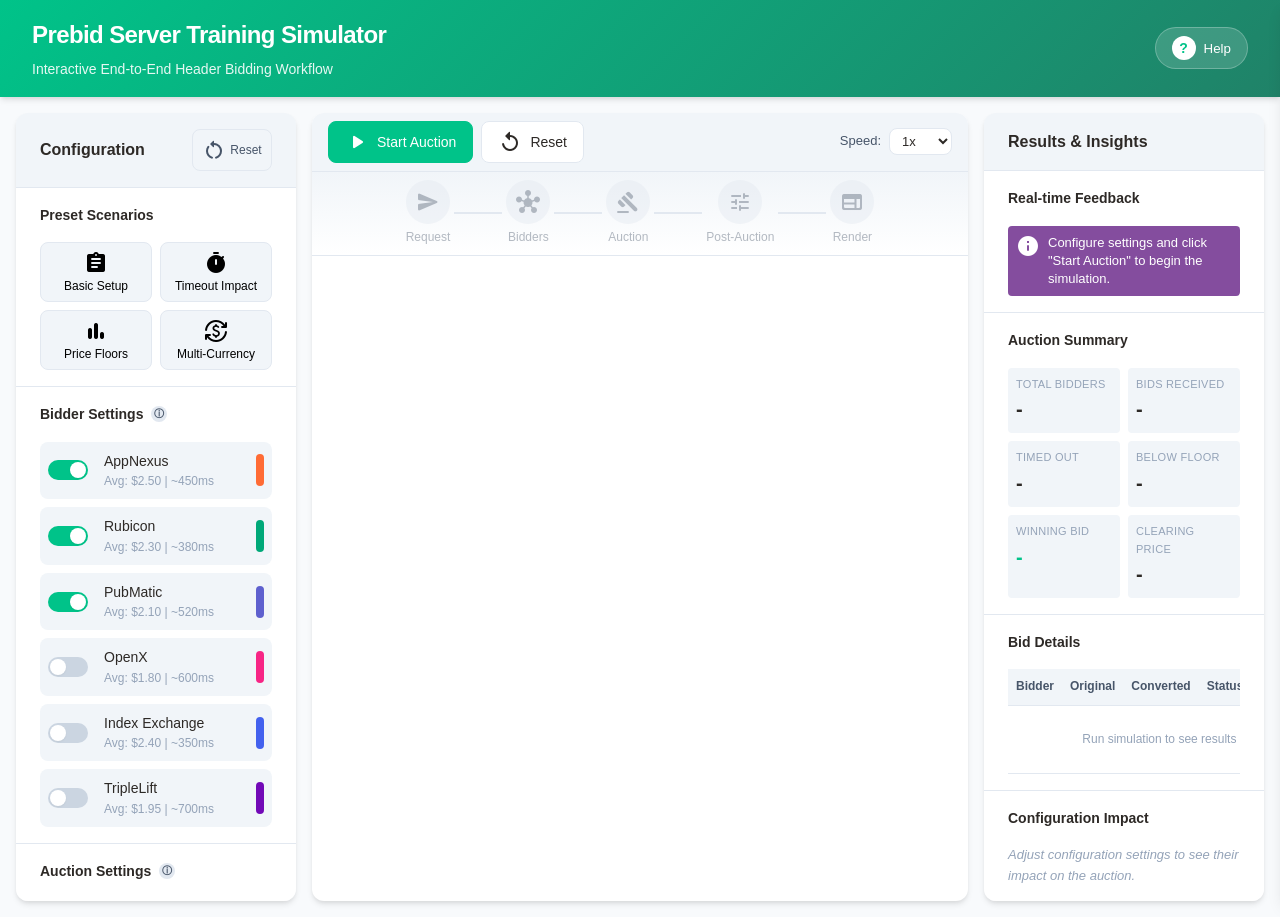
<file: index.html>
<!DOCTYPE html>
<html lang="en">

<head>
    <meta charset="UTF-8">
    <meta name="viewport" content="width=device-width, initial-scale=1.0">
    <title>Prebid Server Training Simulator</title>
    <link rel="stylesheet" href="styles.css">
    <link rel="stylesheet" href="https://fonts.googleapis.com/icon?family=Material+Icons+Round">
</head>

<body>
    <!-- ============================================
         HEADER SECTION
         ============================================ -->
    <header class="main-header">
        <div class="header-content">
            <h1>Prebid Server Training Simulator</h1>
            <p class="header-subtitle">Interactive End-to-End Header Bidding Workflow</p>
        </div>
        <button class="help-toggle" id="helpToggle" aria-label="Toggle help panel">
            <span class="help-icon">?</span>
            <span class="help-text">Help</span>
        </button>
    </header>

    <!-- ============================================
         MAIN APPLICATION CONTAINER
         ============================================ -->
    <div class="app-container">

        <!-- ============================================
             HELP SIDEBAR
             ============================================ -->
        <aside class="help-sidebar" id="helpSidebar">
            <div class="help-header">
                <h2>Prebid Server Concepts</h2>
                <button class="close-help" id="closeHelp" aria-label="Close help panel">&times;</button>
            </div>
            <div class="help-content">
                <section class="help-section">
                    <h3>What is Prebid Server?</h3>
                    <p>Prebid Server is an open-source solution for server-to-server header bidding. It moves the
                        auction logic from the browser to a server, reducing page latency and enabling more demand
                        sources.</p>
                </section>

                <section class="help-section">
                    <h3>Key Terms</h3>
                    <dl class="glossary">
                        <dt>Header Bidding</dt>
                        <dd>An advanced programmatic technique where publishers offer inventory to multiple ad exchanges
                            simultaneously before making calls to their ad servers.</dd>

                        <dt>SSP (Supply-Side Platform)</dt>
                        <dd>Technology platform that enables publishers to manage, sell, and optimize their available ad
                            inventory.</dd>

                        <dt>OpenRTB</dt>
                        <dd>Open Real-Time Bidding protocol - an industry standard for programmatic advertising
                            communication between buyers and sellers.</dd>

                        <dt>Price Granularity</dt>
                        <dd>Determines how bid prices are rounded into price buckets for targeting in the ad server.
                        </dd>

                        <dt>Bid Adapter</dt>
                        <dd>Code that translates Prebid's internal auction format into a bidder's specific API format.
                        </dd>

                        <dt>Floor Price</dt>
                        <dd>The minimum price a publisher will accept for an ad impression.</dd>

                        <dt>First-Price Auction</dt>
                        <dd>Winner pays exactly what they bid.</dd>

                        <dt>Second-Price Auction</dt>
                        <dd>Winner pays $0.01 more than the second-highest bid.</dd>
                    </dl>
                </section>

                <section class="help-section">
                    <h3>Workflow Phases</h3>
                    <ol class="phase-list">
                        <li><strong>Request Initiation:</strong> Publisher page constructs and sends ad request</li>
                        <li><strong>Bidder Adapters:</strong> Request is transformed for each enabled bidder</li>
                        <li><strong>Auction:</strong> Bids are collected and evaluated</li>
                        <li><strong>Post-Auction:</strong> Floors enforced, currency converted, winner selected</li>
                        <li><strong>Rendering:</strong> Winning creative is displayed</li>
                    </ol>
                </section>

                <section class="help-section">
                    <h3>Bid Request</h3>
                    <p>A <strong>bid request</strong> is an OpenRTB-formatted message sent by Prebid Server to each
                        demand partner. It describes the ad opportunity in a standardised way so any compliant
                        bidder can respond.</p>
                    <dl class="glossary">
                        <dt>imp</dt>
                        <dd>Impression object — describes the ad slot (size, format, floor price) that the bidder is
                            being asked to fill.</dd>
                        <dt>tmax</dt>
                        <dd>Maximum response time in milliseconds. Bidders that don't reply within this window are
                            excluded from the auction entirely.</dd>
                        <dt>bidfloor</dt>
                        <dd>The minimum CPM the publisher will accept. Any bid below this value is rejected before
                            the auction even begins.</dd>
                        <dt>ext.prebid</dt>
                        <dd>Prebid-specific extensions — carries targeting config, price granularity, enabled bidder
                            list, and feature flags to the server.</dd>
                    </dl>
                </section>

                <section class="help-section">
                    <h3>Bid Response</h3>
                    <p>A <strong>bid response</strong> is the OpenRTB reply a demand partner sends back to Prebid
                        Server. It contains the price the buyer is willing to pay and the creative that will render
                        if the bid wins.</p>
                    <dl class="glossary">
                        <dt>seatbid</dt>
                        <dd>Bids grouped by buyer seat (DSP or SSP account). Each seat can submit one or more bids
                            against the impression objects in the request.</dd>
                        <dt>price</dt>
                        <dd>The CPM the bidder is willing to pay. PBS compares this against the floor price and all
                            other seat bids to determine the winner.</dd>
                        <dt>adm</dt>
                        <dd>Ad markup — the HTML, JavaScript, or VAST XML that gets rendered in the browser when
                            this bid wins. Typically retrieved from Prebid Cache at render time.</dd>
                        <dt>ext.prebid.targeting</dt>
                        <dd>Key-value pairs (e.g. <code>hb_pb</code>, <code>hb_bidder</code>) sent to the ad
                            server so it can identify and load the winning creative.</dd>
                        <dt>ext.prebid.cache</dt>
                        <dd>Cache entry URL where the creative is stored. The ad server calls this URL at
                            impression time to retrieve the actual ad markup.</dd>
                    </dl>
                </section>

                <section class="help-section">
                    <h3>S2S Configuration</h3>
                    <p>The <strong>s2sConfig</strong> object tells Prebid.js how to hand off auction work to
                        Prebid Server instead of running adapters client-side in the browser.</p>
                    <dl class="glossary">
                        <dt>adapter</dt>
                        <dd><code>"prebidServer"</code> — the built-in Prebid.js module that packages the bid
                            request and communicates with your PBS endpoint.</dd>
                        <dt>bidders</dt>
                        <dd>The list of demand partner IDs that PBS will call server-side. Bidders here bypass
                            client-side JavaScript entirely, reducing page load time.</dd>
                        <dt>endpoint</dt>
                        <dd>The PBS auction URL. Accepts separate values for users who have given first-party
                            consent (<code>p1Consent</code>) and those who have not (<code>noP1Consent</code>).</dd>
                        <dt>timeout / maxTimeout</dt>
                        <dd><code>timeout</code> is the target response window; <code>maxTimeout</code> is the
                            hard ceiling PBS enforces — any configured value above it is clamped.</dd>
                        <dt>syncEndpoint</dt>
                        <dd>The PBS cookie-sync URL. PBS calls this to align user identifiers across demand
                            partners, improving bid match rates.</dd>
                        <dt>allowUnknownBidderCodes</dt>
                        <dd>When <code>true</code>, PBS passes through bids from adapters that aren't explicitly
                            listed in <code>bidders[]</code> — useful for catching demand from alias adapters.</dd>
                    </dl>
                </section>
            </div>
        </aside>

        <!-- ============================================
             LEFT PANEL - CONFIGURATION
             ============================================ -->
        <section class="config-panel">
            <div class="panel-header">
                <h2>Configuration</h2>
                <button class="action-btn reset-btn" id="resetConfig">
                    <span class="material-icons-round">restart_alt</span> Reset
                </button>
            </div>

            <!-- Preset Scenarios -->
            <div class="config-section">
                <h3>Preset Scenarios</h3>
                <div class="preset-buttons">
                    <button class="preset-btn" data-preset="basic">
                        <span class="preset-icon material-icons-round">assignment</span>
                        <span class="preset-name">Basic Setup</span>
                    </button>
                    <button class="preset-btn" data-preset="timeout">
                        <span class="preset-icon material-icons-round">timer</span>
                        <span class="preset-name">Timeout Impact</span>
                    </button>
                    <button class="preset-btn" data-preset="floor">
                        <span class="preset-icon material-icons-round">bar_chart</span>
                        <span class="preset-name">Price Floors</span>
                    </button>
                    <button class="preset-btn" data-preset="currency">
                        <span class="preset-icon material-icons-round">currency_exchange</span>
                        <span class="preset-name">Multi-Currency</span>
                    </button>
                </div>
            </div>

            <!-- Bidder Settings -->
            <div class="config-section">
                <h3>
                    Bidder Settings
                    <span class="tooltip-trigger"
                        data-tooltip="Configure which demand partners participate in the auction">ⓘ</span>
                </h3>
                <div class="bidder-list" id="bidderList">
                    <!-- Bidders will be populated by JavaScript -->
                </div>
            </div>

            <!-- Auction Settings -->
            <div class="config-section">
                <h3>
                    Auction Settings
                    <span class="tooltip-trigger" data-tooltip="Control how the auction is conducted">ⓘ</span>
                </h3>

                <div class="setting-group">
                    <label for="timeoutSlider">
                        Timeout: <span id="timeoutValue">1000</span>ms
                        <span class="tooltip-trigger"
                            data-tooltip="Maximum time to wait for bid responses. Lower values improve page speed but may exclude slower bidders.">ⓘ</span>
                    </label>
                    <input type="range" id="timeoutSlider" min="100" max="3000" value="1000" step="100">
                    <div class="slider-labels">
                        <span>100ms</span>
                        <span>3000ms</span>
                    </div>
                </div>

                <div class="setting-group">
                    <label>
                        Auction Type
                        <span class="tooltip-trigger"
                            data-tooltip="First-price: winner pays their bid. Second-price: winner pays $0.01 above second-highest bid.">ⓘ</span>
                    </label>
                    <div class="toggle-group">
                        <button class="toggle-btn active" data-auction-type="first-price">First Price</button>
                        <button class="toggle-btn" data-auction-type="second-price">Second Price</button>
                    </div>
                </div>

                <div class="setting-group">
                    <label for="priceGranularity">
                        Price Granularity
                        <span class="tooltip-trigger"
                            data-tooltip="Determines how bid prices are bucketed for ad server targeting">ⓘ</span>
                    </label>
                    <select id="priceGranularity">
                        <option value="low">Low ($0.50 increments)</option>
                        <option value="medium" selected>Medium ($0.10 increments)</option>
                        <option value="high">High ($0.01 increments)</option>
                        <option value="auto">Auto (variable)</option>
                        <option value="dense">Dense ($0.01 up to $3, $0.05 up to $8, then $0.50)</option>
                    </select>
                </div>
            </div>

            <!-- Price Floor Settings -->
            <div class="config-section">
                <h3>
                    Price Floors
                    <span class="tooltip-trigger" data-tooltip="Set minimum acceptable bid prices">ⓘ</span>
                </h3>

                <div class="setting-group">
                    <label class="checkbox-label">
                        <input type="checkbox" id="enableFloors">
                        <span>Enable Price Floors</span>
                    </label>
                </div>

                <div class="floor-settings" id="floorSettings">
                    <div class="setting-group">
                        <label for="floorPrice">
                            Floor Price: $<span id="floorValue">0.50</span>
                        </label>
                        <input type="range" id="floorPrice" min="0" max="5" value="0.5" step="0.1">
                    </div>
                </div>
            </div>

            <!-- Currency Settings -->
            <div class="config-section">
                <h3>
                    Currency Settings
                    <span class="tooltip-trigger"
                        data-tooltip="Configure multi-currency support for international bidders">ⓘ</span>
                </h3>

                <div class="setting-group">
                    <label for="primaryCurrency">Primary Currency</label>
                    <select id="primaryCurrency">
                        <option value="USD" selected>USD ($)</option>
                        <option value="EUR">EUR (€)</option>
                        <option value="GBP">GBP (£)</option>
                    </select>
                </div>

                <div class="setting-group">
                    <label class="checkbox-label">
                        <input type="checkbox" id="enableCurrencyConversion" checked>
                        <span>Enable Currency Conversion</span>
                    </label>
                </div>

                <div class="exchange-rates" id="exchangeRates">
                    <div class="rate-display">
                        <span>1 USD = 0.92 EUR</span>
                        <span>1 USD = 0.79 GBP</span>
                    </div>
                </div>
            </div>


        </section>

        <!-- ============================================
             CENTER PANEL - WORKFLOW VISUALIZATION
             ============================================ -->
        <main class="workflow-panel">
            <!-- Simulation Controls -->
            <div class="simulation-controls">
                <button class="control-btn primary" id="startSimulation">
                    <span class="btn-icon material-icons-round">play_arrow</span>
                    <span>Start Auction</span>
                </button>
                <button class="control-btn" id="resetSimulation">
                    <span class="btn-icon material-icons-round">replay</span>
                    <span>Reset</span>
                </button>
                <div class="speed-control">
                    <label for="simulationSpeed">Speed:</label>
                    <select id="simulationSpeed">
                        <option value="0.5">0.5x</option>
                        <option value="1" selected>1x</option>
                        <option value="2">2x</option>
                        <option value="3">3x</option>
                    </select>
                </div>
            </div>

            <!-- Phase Indicator -->
            <div class="phase-indicator">
                <div class="phase" data-phase="request">
                    <div class="phase-number">
                        <span class="material-icons-round phase-icon">send</span>
                    </div>
                    <div class="phase-label">Request</div>
                </div>
                <div class="phase-connector"></div>
                <div class="phase" data-phase="bidders">
                    <div class="phase-number">
                        <span class="material-icons-round phase-icon">hub</span>
                    </div>
                    <div class="phase-label">Bidders</div>
                </div>
                <div class="phase-connector"></div>
                <div class="phase" data-phase="auction">
                    <div class="phase-number">
                        <span class="material-icons-round phase-icon">gavel</span>
                    </div>
                    <div class="phase-label">Auction</div>
                </div>
                <div class="phase-connector"></div>
                <div class="phase" data-phase="post-auction">
                    <div class="phase-number">
                        <span class="material-icons-round phase-icon">tune</span>
                    </div>
                    <div class="phase-label">Post-Auction</div>
                </div>
                <div class="phase-connector"></div>
                <div class="phase" data-phase="render">
                    <div class="phase-number">
                        <span class="material-icons-round phase-icon">web</span>
                    </div>
                    <div class="phase-label">Render</div>
                </div>
            </div>

            <!-- Phase Navigation Banner (shown when viewing a past phase) -->
            <div class="phase-nav-banner hidden" id="phaseNavBanner">
                <span id="phaseNavText">Viewing Phase 1: Request Initiation</span>
                <button class="phase-nav-return" id="phaseNavReturn">
                    <span class="material-icons-round">undo</span> Return to current phase
                </button>
            </div>

            <!-- Workflow Visualization Area (one phase visible at a time) -->
            <div class="workflow-visualization" id="workflowVisualization">
                <!-- Phase 1: Request Initiation -->
                <div class="workflow-stage" id="requestStage">
                    <div class="stage-header">
                        <h3>Phase 1: Request Initiation</h3>
                        <span class="stage-status" id="requestStatus">Waiting</span>
                    </div>
                    <div class="stage-content">
                        <div class="publisher-page">
                            <div class="page-icon"><span class="material-icons-round">article</span></div>
                            <div class="page-label">Publisher Page</div>
                            <div class="ad-slot">
                                <span>Ad Slot</span>
                                <span class="slot-size">300x250</span>
                            </div>
                        </div>
                        <div class="request-arrow" id="requestArrow">
                            <div class="arrow-line"></div>
                            <div class="arrow-head"></div>
                            <div class="arrow-label">OpenRTB Request</div>
                        </div>
                        <div class="prebid-server">
                            <div class="server-icon"><span class="material-icons-round">dns</span></div>
                            <div class="server-label">Prebid Server</div>
                        </div>
                    </div>
                    <div class="code-blocks-row" id="requestCodeBlocks">
                        <div class="request-details" id="requestDetails">
                            <div class="request-details-header">
                                <h4>Request Parameters</h4>
                                <button class="request-expand-btn" id="requestExpandBtn" title="Expand code">
                                    <span class="material-icons-round">open_in_full</span>
                                </button>
                            </div>
                            <pre id="requestJson"></pre>
                        </div>
                        <div class="request-details" id="s2sConfigDetails">
                            <div class="request-details-header">
                                <h4>S2S Configuration</h4>
                                <button class="request-expand-btn" id="s2sExpandBtn" title="Expand code">
                                    <span class="material-icons-round">open_in_full</span>
                                </button>
                            </div>
                            <pre id="s2sConfigJson"></pre>
                        </div>
                    </div>
                </div>

                <!-- Phase 2: Bidder Adapters -->
                <div class="workflow-stage" id="bidderStage">
                    <div class="stage-header">
                        <h3>Phase 2: Bidder Adapters</h3>
                        <span class="stage-status" id="bidderStatus">Waiting</span>
                    </div>
                    <div class="stage-content">
                        <div class="bidder-flow">
                            <div class="prebid-server-mini">
                                <div class="server-icon"><span class="material-icons-round">dns</span></div>
                                <div class="server-label">PBS</div>
                            </div>
                            <div class="bidder-requests" id="bidderRequests">
                                <!-- Bidder request animations will be added here -->
                            </div>
                        </div>
                    </div>
                    <div class="request-details" id="bidResponseDetails">
                        <div class="request-details-header">
                            <h4>Sample Bid Response</h4>
                            <button class="request-expand-btn" id="bidResponseExpandBtn" title="Expand code">
                                <span class="material-icons-round">open_in_full</span>
                            </button>
                        </div>
                        <pre id="bidResponseJson"></pre>
                    </div>
                </div>

                <!-- Phase 3: Auction Mechanics -->
                <div class="workflow-stage" id="auctionStage">
                    <div class="stage-header">
                        <h3>Phase 3: Auction</h3>
                        <span class="stage-status" id="auctionStatus">Waiting</span>
                    </div>
                    <div class="stage-content">
                        <div class="auction-timeline">
                            <div class="timeline-header">
                                <span>0ms</span>
                                <span class="timeout-marker" id="timeoutMarker">Timeout: 1000ms</span>
                            </div>
                            <div class="timeline-bar" id="timelineBar">
                                <div class="timeline-progress" id="timelineProgress"></div>
                                <div class="timeout-line" id="timeoutLine"></div>
                            </div>
                            <div class="bid-responses" id="bidResponses">
                                <!-- Bid response markers will be added here -->
                            </div>
                        </div>
                        <div class="bid-table-container">
                            <table class="bid-table" id="bidTable">
                                <thead>
                                    <tr>
                                        <th>Bidder</th>
                                        <th>Bid Price</th>
                                        <th>Currency</th>
                                        <th>Response Time</th>
                                        <th>Status</th>
                                    </tr>
                                </thead>
                                <tbody id="bidTableBody">
                                    <!-- Bid rows will be added here -->
                                </tbody>
                            </table>
                        </div>
                    </div>
                </div>

                <!-- Phase 4: Post-Auction -->
                <div class="workflow-stage" id="postAuctionStage">
                    <div class="stage-header">
                        <h3>Phase 4: Post-Auction Processing</h3>
                        <span class="stage-status" id="postAuctionStatus">Waiting</span>
                    </div>
                    <div class="stage-content">
                        <div class="post-auction-steps">
                            <div class="processing-step" id="currencyConvert">
                                <div class="step-icon"><span class="material-icons-round">currency_exchange</span></div>
                                <div class="step-info">
                                    <div class="step-name">Currency Conversion</div>
                                    <div class="step-detail" id="currencyConvertDetail">-</div>
                                </div>
                            </div>
                            <div class="processing-step" id="floorCheck">
                                <div class="step-icon"><span class="material-icons-round">price_check</span></div>
                                <div class="step-info">
                                    <div class="step-name">Floor Enforcement</div>
                                    <div class="step-detail" id="floorCheckDetail">-</div>
                                </div>
                            </div>
                            <div class="processing-step" id="winnerSelect">
                                <div class="step-icon"><span class="material-icons-round">emoji_events</span></div>
                                <div class="step-info">
                                    <div class="step-name">Winner Selection</div>
                                    <div class="step-detail" id="winnerSelectDetail">-</div>
                                </div>
                            </div>
                        </div>
                    </div>
                </div>

                <!-- Phase 5: Ad Rendering -->
                <div class="workflow-stage" id="renderStage">
                    <div class="stage-header">
                        <h3>Phase 5: Ad Rendering</h3>
                        <span class="stage-status" id="renderStatus">Waiting</span>
                    </div>
                    <div class="stage-content">
                        <div class="render-flow">
                            <div class="winning-bid-info" id="winningBidInfo">
                                <div class="winner-label">Winning Bid</div>
                                <div class="winner-details" id="winnerDetails">-</div>
                            </div>
                            <div class="render-arrow">
                                <div class="arrow-line"></div>
                                <div class="arrow-head"></div>
                            </div>
                            <div class="rendered-ad" id="renderedAd">
                                <div class="ad-placeholder">
                                    <span>Ad Creative</span>
                                    <span class="ad-size">300x250</span>
                                </div>
                            </div>
                        </div>
                        <div class="analytics-events" id="analyticsEvents">
                            <div class="event-item">
                                <span class="event-icon material-icons-round">analytics</span>
                                <span class="event-name">Impression Event</span>
                                <span class="event-status" id="impressionEvent">Pending</span>
                            </div>
                            <div class="event-item">
                                <span class="event-icon material-icons-round">payments</span>
                                <span class="event-name">Billing Event</span>
                                <span class="event-status" id="billingEvent">Pending</span>
                            </div>
                        </div>
                    </div>
                </div>
            </div>

            <!-- Phase Proceed Footer -->
            <div class="phase-proceed-footer hidden" id="phaseProceedFooter">
                <button class="phase-proceed-btn" id="phaseProceedBtn">
                    <span id="phaseProceedText">Continue to Phase 2</span>
                    <span class="phase-proceed-arrow material-icons-round">arrow_forward</span>
                </button>
            </div>
        </main>

        <!-- ============================================
             RIGHT PANEL - RESULTS & FEEDBACK
             ============================================ -->
        <section class="results-panel">
            <div class="panel-header">
                <h2>Results & Insights</h2>
            </div>

            <!-- Real-time Feedback -->
            <div class="results-section">
                <h3>Real-time Feedback</h3>
                <div class="feedback-messages" id="feedbackMessages">
                    <div class="feedback-item info">
                        <span class="feedback-icon material-icons-round">info</span>
                        <span class="feedback-text">Configure settings and start the auction simulation.</span>
                    </div>
                </div>
            </div>

            <!-- Auction Summary -->
            <div class="results-section">
                <h3>Auction Summary</h3>
                <div class="summary-stats" id="summaryStats">
                    <div class="stat-item">
                        <span class="stat-label">Total Bidders</span>
                        <span class="stat-value" id="totalBidders">-</span>
                    </div>
                    <div class="stat-item">
                        <span class="stat-label">Bids Received</span>
                        <span class="stat-value" id="bidsReceived">-</span>
                    </div>
                    <div class="stat-item">
                        <span class="stat-label">Timed Out</span>
                        <span class="stat-value" id="timedOut">-</span>
                    </div>
                    <div class="stat-item">
                        <span class="stat-label">Below Floor</span>
                        <span class="stat-value" id="belowFloor">-</span>
                    </div>
                    <div class="stat-item">
                        <span class="stat-label">Winning Bid</span>
                        <span class="stat-value highlight" id="winningBid">-</span>
                    </div>
                    <div class="stat-item">
                        <span class="stat-label">Clearing Price</span>
                        <span class="stat-value" id="clearingPrice">-</span>
                    </div>
                </div>
            </div>

            <!-- Detailed Results Table -->
            <div class="results-section">
                <h3>Bid Details</h3>
                <div class="results-table-container">
                    <table class="results-table" id="resultsTable">
                        <thead>
                            <tr>
                                <th>Bidder</th>
                                <th>Original</th>
                                <th>Converted</th>
                                <th>Status</th>
                                <th>Reason</th>
                            </tr>
                        </thead>
                        <tbody id="resultsTableBody">
                            <tr>
                                <td colspan="5" class="empty-state">Run simulation to see results</td>
                            </tr>
                        </tbody>
                    </table>
                </div>
            </div>

            <!-- Configuration Impact -->
            <div class="results-section">
                <h3>Configuration Impact</h3>
                <div class="impact-analysis" id="impactAnalysis">
                    <p class="impact-placeholder">Adjust configuration settings to see their impact on the auction.</p>
                </div>
            </div>
        </section>
    </div>

    <!-- ============================================
         REQUEST PARAMS MODAL
         ============================================ -->
    <div class="code-modal-overlay hidden" id="requestModalOverlay">
        <div class="code-modal" role="dialog" aria-modal="true" aria-label="Request Parameters">
            <div class="code-modal-header">
                <div class="code-modal-title">
                    <span class="material-icons-round">code</span>
                    <span>OpenRTB Request Parameters</span>
                </div>
                <button class="code-modal-close" id="requestModalClose" title="Close">
                    <span class="material-icons-round">close</span>
                </button>
            </div>
            <div class="code-modal-body">
                <pre class="code-modal-pre" id="requestJsonModal"></pre>
            </div>
        </div>
    </div>

    <!-- ============================================
         S2S CONFIG MODAL
         ============================================ -->
    <div class="code-modal-overlay hidden" id="s2sModalOverlay">
        <div class="code-modal" role="dialog" aria-modal="true" aria-label="S2S Configuration">
            <div class="code-modal-header">
                <div class="code-modal-title">
                    <span class="material-icons-round">settings</span>
                    <span>S2S Configuration</span>
                </div>
                <button class="code-modal-close" id="s2sModalClose" title="Close">
                    <span class="material-icons-round">close</span>
                </button>
            </div>
            <div class="code-modal-body">
                <pre class="code-modal-pre" id="s2sJsonModal"></pre>
            </div>
        </div>
    </div>

    <!-- ============================================
         BID RESPONSE MODAL
         ============================================ -->
    <div class="code-modal-overlay hidden" id="bidResponseModalOverlay">
        <div class="code-modal" role="dialog" aria-modal="true" aria-label="Sample Bid Response">
            <div class="code-modal-header">
                <div class="code-modal-title">
                    <span class="material-icons-round">receipt_long</span>
                    <span>Sample Bid Response</span>
                </div>
                <button class="code-modal-close" id="bidResponseModalClose" title="Close">
                    <span class="material-icons-round">close</span>
                </button>
            </div>
            <div class="code-modal-body">
                <pre class="code-modal-pre" id="bidResponseJsonModal"></pre>
            </div>
        </div>
    </div>

    <!-- ============================================
         TOOLTIP CONTAINER
         ============================================ -->
    <div class="tooltip" id="tooltip"></div>

    <!-- ============================================
         NOTIFICATION CONTAINER
         ============================================ -->
    <div class="notification-container" id="notificationContainer"></div>

    <script src="app.js"></script>
</body>

</html>
</file>
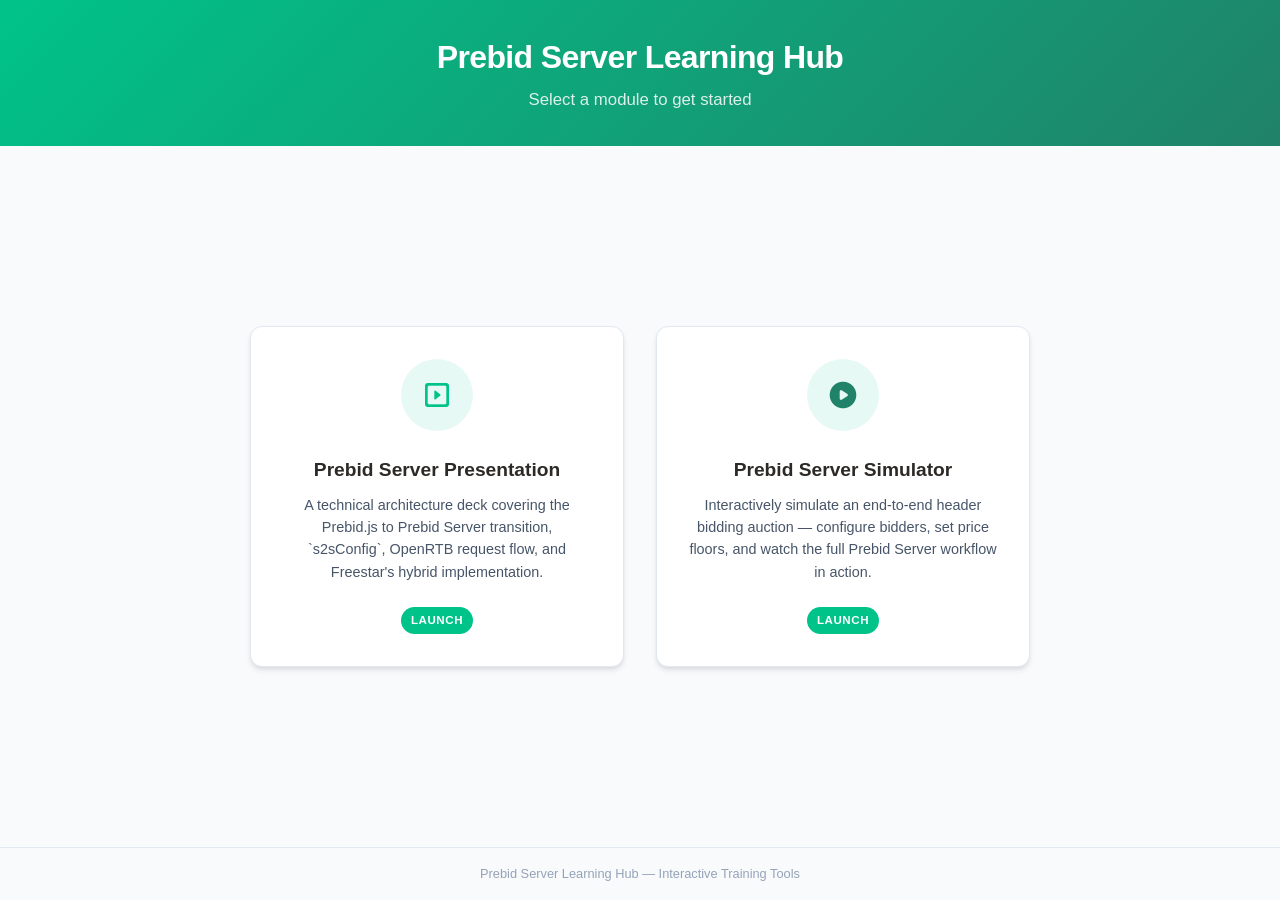
<file: landing.html>
<!DOCTYPE html>
<html lang="en">

<head>
    <meta charset="UTF-8">
    <meta name="viewport" content="width=device-width, initial-scale=1.0">
    <title>Prebid Server — Learning Hub</title>
    <link rel="stylesheet" href="styles.css">
    <link rel="stylesheet" href="https://fonts.googleapis.com/icon?family=Material+Icons+Round">
    <style>
        /* ── Landing-page-specific overrides ── */
        body {
            display: flex;
            flex-direction: column;
            min-height: 100vh;
        }

        .landing-header {
            background: linear-gradient(135deg, var(--primary-color) 0%, var(--primary-dark) 100%);
            color: #fff;
            padding: var(--spacing-xl) var(--spacing-xl);
            text-align: center;
        }

        .landing-header h1 {
            font-size: 2rem;
            font-weight: 700;
            letter-spacing: -0.02em;
            margin-bottom: var(--spacing-xs);
        }

        .landing-header p {
            font-size: 1.05rem;
            opacity: 0.85;
        }

        .landing-main {
            flex: 1;
            display: flex;
            align-items: center;
            justify-content: center;
            padding: var(--spacing-xl);
        }

        .card-grid {
            display: grid;
            grid-template-columns: repeat(auto-fit, minmax(280px, 1fr));
            gap: var(--spacing-xl);
            max-width: 780px;
            width: 100%;
        }

        .landing-card {
            background: var(--bg-secondary);
            border: 1px solid var(--border-color);
            border-radius: var(--radius-lg);
            box-shadow: var(--shadow-md);
            padding: var(--spacing-xl);
            display: flex;
            flex-direction: column;
            align-items: center;
            text-align: center;
            transition: transform var(--transition-normal), box-shadow var(--transition-normal);
            text-decoration: none;
            color: inherit;
            cursor: pointer;
        }

        .landing-card:hover:not(.card-disabled) {
            transform: translateY(-4px);
            box-shadow: var(--shadow-lg);
        }

        .card-disabled {
            opacity: 0.55;
            cursor: not-allowed;
        }

        .card-icon {
            width: 72px;
            height: 72px;
            border-radius: 50%;
            display: flex;
            align-items: center;
            justify-content: center;
            margin-bottom: var(--spacing-lg);
            font-size: 2rem;
        }

        .card-icon--blue {
            background: #e6f9f4;
            color: var(--primary-color);
        }

        .card-icon--green {
            background: #e6f9f4;
            color: #208268;
        }

        .landing-card h2 {
            font-size: 1.2rem;
            font-weight: 700;
            margin-bottom: var(--spacing-sm);
            color: var(--text-primary);
        }

        .landing-card p {
            font-size: 0.9rem;
            color: var(--text-secondary);
            line-height: 1.55;
            margin-bottom: var(--spacing-lg);
            flex: 1;
        }

        .card-badge {
            font-size: 0.72rem;
            font-weight: 600;
            letter-spacing: 0.05em;
            text-transform: uppercase;
            padding: 0.25rem 0.65rem;
            border-radius: var(--radius-full);
        }

        .badge-coming-soon {
            background: var(--bg-tertiary);
            color: var(--text-muted);
            border: 1px solid var(--border-color);
        }

        .badge-launch {
            background: var(--primary-color);
            color: #fff;
        }

        .landing-footer {
            text-align: center;
            padding: var(--spacing-md) var(--spacing-xl);
            font-size: 0.8rem;
            color: var(--text-muted);
            border-top: 1px solid var(--border-color);
        }
    </style>
</head>

<body>
    <header class="landing-header">
        <h1>Prebid Server Learning Hub</h1>
        <p>Select a module to get started</p>
    </header>

    <main class="landing-main">
        <div class="card-grid">

            <!-- Card 1: Presentation -->
            <a class="landing-card" href="presentation.html" aria-label="Open the Prebid Server technical presentation">
                <div class="card-icon card-icon--blue">
                    <span class="material-icons-round" style="font-size:2rem;">slideshow</span>
                </div>
                <h2>Prebid Server Presentation</h2>
                <p>A technical architecture deck covering the Prebid.js to Prebid Server transition, `s2sConfig`,
                    OpenRTB request flow, and Freestar's hybrid implementation.</p>
                <span class="card-badge badge-launch">Launch</span>
            </a>

            <!-- Card 2: Simulator (links to existing app) -->
            <a class="landing-card" href="index.html" aria-label="Open the Prebid Server Training Simulator">
                <div class="card-icon card-icon--green">
                    <span class="material-icons-round" style="font-size:2rem;">play_circle</span>
                </div>
                <h2>Prebid Server Simulator</h2>
                <p>Interactively simulate an end-to-end header bidding auction — configure bidders, set price floors,
                    and watch the full Prebid Server workflow in action.</p>
                <span class="card-badge badge-launch">Launch</span>
            </a>

        </div>
    </main>

    <footer class="landing-footer">
        Prebid Server Learning Hub &mdash; Interactive Training Tools
    </footer>
</body>

</html>
</file>
<file: styles.css>
/* ============================================
   CSS RESET AND BASE STYLES
   ============================================ */

*,
*::before,
*::after {
  box-sizing: border-box;
  margin: 0;
  padding: 0;
}

:root {
  /* Color Palette — Freestar Brand */
  --primary-color: #00c389;
  --primary-dark: #208268;
  --primary-light: #4fbc86;
  --secondary-color: #913e96;
  --success-color: #00c389;
  --success-light: #4fbc86;
  --warning-color: #f59e0b;
  --warning-light: #fcd34d;
  --danger-color: #ef4444;
  --danger-light: #fca5a5;
  --info-color: #793eb0;
  --info-light: #844d9e;

  /* Neutral Colors */
  --bg-primary: #f8fafc;
  --bg-secondary: #ffffff;
  --bg-tertiary: #f1f5f9;
  --text-primary: #2d2926;
  --text-secondary: #475569;
  --text-muted: #94a3b8;
  --border-color: #e2e8f0;
  --border-dark: #cbd5e1;

  /* Shadows */
  --shadow-sm: 0 1px 2px rgba(0, 0, 0, 0.05);
  --shadow-md:
    0 4px 6px -1px rgba(0, 0, 0, 0.1), 0 2px 4px -1px rgba(0, 0, 0, 0.06);
  --shadow-lg:
    0 10px 15px -3px rgba(0, 0, 0, 0.1), 0 4px 6px -2px rgba(0, 0, 0, 0.05);

  /* Spacing */
  --spacing-xs: 0.25rem;
  --spacing-sm: 0.5rem;
  --spacing-md: 1rem;
  --spacing-lg: 1.5rem;
  --spacing-xl: 2rem;

  /* Border Radius */
  --radius-sm: 0.25rem;
  --radius-md: 0.5rem;
  --radius-lg: 0.75rem;
  --radius-full: 9999px;

  /* Transitions */
  --transition-fast: 150ms ease;
  --transition-normal: 250ms ease;
  --transition-slow: 350ms ease;

  /* Typography */
  --font-family:
    -apple-system, BlinkMacSystemFont, "Segoe UI", Roboto, "Helvetica Neue",
    Arial, sans-serif;
  --font-mono:
    "SF Mono", "Fira Code", "Fira Mono", Menlo, Monaco, Consolas, monospace;
}

html {
  font-size: 16px;
  scroll-behavior: smooth;
}

body {
  font-family: var(--font-family);
  background-color: var(--bg-primary);
  color: var(--text-primary);
  line-height: 1.6;
  min-height: 100vh;
  overflow-x: hidden;
}

/* ============================================
   HEADER STYLES
   ============================================ */

.main-header {
  background: linear-gradient(
    135deg,
    var(--primary-color) 0%,
    var(--primary-dark) 100%
  );
  color: white;
  padding: var(--spacing-md) var(--spacing-xl);
  display: flex;
  justify-content: space-between;
  align-items: center;
  box-shadow: var(--shadow-md);
  position: sticky;
  top: 0;
  z-index: 100;
}

.header-content h1 {
  font-size: 1.5rem;
  font-weight: 700;
  letter-spacing: -0.025em;
}

.header-subtitle {
  font-size: 0.875rem;
  opacity: 0.9;
  margin-top: var(--spacing-xs);
}

.help-toggle {
  display: flex;
  align-items: center;
  gap: var(--spacing-sm);
  background: rgba(255, 255, 255, 0.15);
  border: 1px solid rgba(255, 255, 255, 0.25);
  color: white;
  padding: var(--spacing-sm) var(--spacing-md);
  border-radius: var(--radius-full);
  cursor: pointer;
  transition: background var(--transition-fast);
}

.help-toggle:hover {
  background: rgba(255, 255, 255, 0.25);
}

.help-icon {
  display: flex;
  align-items: center;
  justify-content: center;
  width: 1.5rem;
  height: 1.5rem;
  background: white;
  color: var(--primary-color);
  border-radius: var(--radius-full);
  font-weight: 700;
  font-size: 0.875rem;
}

/* ============================================
   APP CONTAINER LAYOUT
   ============================================ */

.app-container {
  display: grid;
  grid-template-columns: 320px 1fr 320px;
  gap: var(--spacing-md);
  padding: var(--spacing-md);
  height: calc(100vh - 80px);
  overflow: hidden;
  position: relative;
}

/* Responsive adjustments */
@media (max-width: 1400px) {
  .app-container {
    grid-template-columns: 280px 1fr 280px;
  }
}

@media (max-width: 1200px) {
  .app-container {
    grid-template-columns: 260px 1fr 260px;
    gap: var(--spacing-sm);
    padding: var(--spacing-sm);
  }
}

@media (max-width: 1024px) {
  .app-container {
    grid-template-columns: 1fr;
    grid-template-rows: auto auto auto;
    height: auto;
    overflow: visible;
  }

  .config-panel,
  .results-panel,
  .workflow-panel {
    height: auto;
    max-height: none;
    overflow: visible;
  }

  .workflow-visualization {
    max-height: calc(100vh - 220px);
  }

  .phase-indicator {
    overflow-x: auto;
    -webkit-overflow-scrolling: touch;
    justify-content: flex-start;
  }

  .code-blocks-row.visible {
    flex-direction: column;
  }

  .bidder-flow {
    flex-direction: column;
    align-items: stretch;
  }
}

/* ============================================
   HELP SIDEBAR STYLES
   ============================================ */

.help-sidebar {
  position: fixed;
  top: 0;
  right: -400px;
  width: 400px;
  height: 100vh;
  background: var(--bg-secondary);
  box-shadow: var(--shadow-lg);
  z-index: 200;
  transition: right var(--transition-normal);
  overflow-y: auto;
}

.help-sidebar.open {
  right: 0;
}

.help-header {
  display: flex;
  justify-content: space-between;
  align-items: center;
  padding: var(--spacing-lg);
  border-bottom: 1px solid var(--border-color);
  background: var(--bg-tertiary);
  position: sticky;
  top: 0;
}

.help-header h2 {
  font-size: 1.125rem;
  color: var(--text-primary);
}

.close-help {
  width: 2rem;
  height: 2rem;
  display: flex;
  align-items: center;
  justify-content: center;
  background: transparent;
  border: none;
  font-size: 1.5rem;
  color: var(--text-secondary);
  cursor: pointer;
  border-radius: var(--radius-sm);
  transition: background var(--transition-fast);
}

.close-help:hover {
  background: var(--border-color);
}

.help-content {
  padding: var(--spacing-lg);
}

.help-section {
  margin-bottom: var(--spacing-xl);
}

.help-section h3 {
  font-size: 1rem;
  color: var(--primary-color);
  margin-bottom: var(--spacing-md);
  padding-bottom: var(--spacing-sm);
  border-bottom: 2px solid var(--primary-light);
}

.help-section p {
  color: var(--text-secondary);
  font-size: 0.875rem;
}

.glossary {
  display: flex;
  flex-direction: column;
  gap: var(--spacing-md);
}

.glossary dt {
  font-weight: 600;
  color: var(--text-primary);
  font-size: 0.875rem;
}

.glossary dd {
  color: var(--text-secondary);
  font-size: 0.8125rem;
  margin-left: var(--spacing-md);
  padding-left: var(--spacing-md);
  border-left: 2px solid var(--border-color);
}

.phase-list {
  list-style: none;
  counter-reset: phase;
}

.phase-list li {
  counter-increment: phase;
  padding: var(--spacing-sm) 0;
  padding-left: var(--spacing-xl);
  position: relative;
  font-size: 0.875rem;
  color: var(--text-secondary);
}

.phase-list li::before {
  content: counter(phase);
  position: absolute;
  left: 0;
  width: 1.5rem;
  height: 1.5rem;
  background: var(--primary-color);
  color: white;
  border-radius: var(--radius-full);
  display: flex;
  align-items: center;
  justify-content: center;
  font-size: 0.75rem;
  font-weight: 600;
}

/* ============================================
   PANEL STYLES (Config & Results)
   ============================================ */

.config-panel,
.results-panel {
  background: var(--bg-secondary);
  border-radius: var(--radius-lg);
  box-shadow: var(--shadow-md);
  overflow: hidden;
  display: flex;
  flex-direction: column;
  height: 100%;
}

.panel-header {
  background: var(--bg-tertiary);
  padding: var(--spacing-md) var(--spacing-lg);
  border-bottom: 1px solid var(--border-color);
  display: flex;
  align-items: center;
  justify-content: space-between;
}

.reset-btn {
  flex: none;
  font-size: 0.8rem;
  padding: var(--spacing-xs) var(--spacing-sm);
}

.panel-header h2 {
  font-size: 1rem;
  font-weight: 600;
  color: var(--text-primary);
}

.config-panel {
  overflow-y: auto;
}

.results-panel {
  overflow-y: auto;
}

/* ============================================
   CONFIGURATION SECTION STYLES
   ============================================ */

.config-section {
  padding: var(--spacing-md) var(--spacing-lg);
  border-bottom: 1px solid var(--border-color);
}

.config-section:last-child {
  border-bottom: none;
}

.config-section h3 {
  font-size: 0.875rem;
  font-weight: 600;
  color: var(--text-primary);
  margin-bottom: var(--spacing-md);
  display: flex;
  align-items: center;
  gap: var(--spacing-sm);
}

/* Preset Buttons */
.preset-buttons {
  display: grid;
  grid-template-columns: 1fr 1fr;
  gap: var(--spacing-sm);
}

.preset-btn {
  display: flex;
  flex-direction: column;
  align-items: center;
  gap: var(--spacing-xs);
  padding: var(--spacing-sm);
  background: var(--bg-tertiary);
  border: 1px solid var(--border-color);
  border-radius: var(--radius-md);
  cursor: pointer;
  transition: all var(--transition-fast);
}

.preset-btn:hover {
  background: var(--primary-color);
  color: white;
  border-color: var(--primary-color);
}

.preset-btn.active {
  background: var(--primary-color);
  color: white;
  border-color: var(--primary-color);
}

.preset-icon {
  font-size: 1.25rem;
  line-height: 1;
}

.preset-name {
  font-size: 0.75rem;
  font-weight: 500;
}

/* Bidder List */
.bidder-list {
  display: flex;
  flex-direction: column;
  gap: var(--spacing-sm);
}

.bidder-item {
  display: flex;
  align-items: center;
  gap: var(--spacing-md);
  padding: var(--spacing-sm);
  background: var(--bg-tertiary);
  border-radius: var(--radius-md);
  transition: background var(--transition-fast);
}

.bidder-item:hover {
  background: var(--border-color);
}

.bidder-toggle {
  position: relative;
  width: 2.5rem;
  height: 1.25rem;
  background: var(--border-dark);
  border-radius: var(--radius-full);
  cursor: pointer;
  transition: background var(--transition-fast);
}

.bidder-toggle.active {
  background: var(--success-color);
}

.bidder-toggle::after {
  content: "";
  position: absolute;
  top: 2px;
  left: 2px;
  width: 1rem;
  height: 1rem;
  background: white;
  border-radius: var(--radius-full);
  transition: transform var(--transition-fast);
  box-shadow: var(--shadow-sm);
}

.bidder-toggle.active::after {
  transform: translateX(1.25rem);
}

.bidder-info {
  flex: 1;
}

.bidder-name {
  font-weight: 500;
  font-size: 0.875rem;
  color: var(--text-primary);
}

.bidder-details {
  font-size: 0.75rem;
  color: var(--text-muted);
}

.bidder-color {
  width: 0.5rem;
  height: 2rem;
  border-radius: var(--radius-sm);
}

/* Setting Groups */
.setting-group {
  margin-bottom: var(--spacing-md);
}

.setting-group:last-child {
  margin-bottom: 0;
}

.setting-group label {
  display: flex;
  align-items: center;
  gap: var(--spacing-sm);
  font-size: 0.8125rem;
  font-weight: 500;
  color: var(--text-secondary);
  margin-bottom: var(--spacing-sm);
}

/* Range Sliders */
input[type="range"] {
  width: 100%;
  height: 0.5rem;
  background: var(--border-color);
  border-radius: var(--radius-full);
  outline: none;
  -webkit-appearance: none;
}

input[type="range"]::-webkit-slider-thumb {
  -webkit-appearance: none;
  width: 1.25rem;
  height: 1.25rem;
  background: var(--primary-color);
  border-radius: var(--radius-full);
  cursor: pointer;
  box-shadow: var(--shadow-md);
  transition: transform var(--transition-fast);
}

input[type="range"]::-webkit-slider-thumb:hover {
  transform: scale(1.1);
}

.slider-labels {
  display: flex;
  justify-content: space-between;
  font-size: 0.6875rem;
  color: var(--text-muted);
  margin-top: var(--spacing-xs);
}

/* Toggle Groups */
.toggle-group {
  display: flex;
  gap: 2px;
  background: var(--border-color);
  border-radius: var(--radius-md);
  padding: 2px;
}

.toggle-btn {
  flex: 1;
  padding: var(--spacing-sm);
  background: transparent;
  border: none;
  font-size: 0.75rem;
  font-weight: 500;
  color: var(--text-secondary);
  cursor: pointer;
  border-radius: var(--radius-sm);
  transition: all var(--transition-fast);
}

.toggle-btn.active {
  background: var(--bg-secondary);
  color: var(--primary-color);
  box-shadow: var(--shadow-sm);
}

/* Select Dropdowns */
select {
  width: 100%;
  padding: var(--spacing-sm);
  background: var(--bg-secondary);
  border: 1px solid var(--border-color);
  border-radius: var(--radius-md);
  font-size: 0.8125rem;
  color: var(--text-primary);
  cursor: pointer;
  outline: none;
  transition: border-color var(--transition-fast);
}

select:focus {
  border-color: var(--primary-color);
}

/* Checkbox Labels */
.checkbox-label {
  display: flex;
  align-items: center;
  gap: var(--spacing-sm);
  cursor: pointer;
}

.checkbox-label input[type="checkbox"] {
  width: 1rem;
  height: 1rem;
  accent-color: var(--primary-color);
}

/* Floor Settings */
.floor-settings {
  display: none;
  margin-top: var(--spacing-md);
  padding-top: var(--spacing-md);
  border-top: 1px dashed var(--border-color);
}

.floor-settings.visible {
  display: block;
}

/* Exchange Rates */
.exchange-rates {
  margin-top: var(--spacing-sm);
}

.rate-display {
  display: flex;
  flex-direction: column;
  gap: var(--spacing-xs);
  font-size: 0.75rem;
  color: var(--text-muted);
  background: var(--bg-tertiary);
  padding: var(--spacing-sm);
  border-radius: var(--radius-sm);
}

/* Config Actions */
.config-actions {
  display: flex;
  gap: var(--spacing-sm);
  flex-wrap: wrap;
}

.action-btn {
  min-width: 80px;
  display: flex;
  align-items: center;
  justify-content: center;
  gap: var(--spacing-xs);
  padding: var(--spacing-sm);
  background: var(--bg-tertiary);
  border: 1px solid var(--border-color);
  border-radius: var(--radius-md);
  font-size: 0.75rem;
  font-weight: 500;
  color: var(--text-secondary);
  cursor: pointer;
  transition: all var(--transition-fast);
}

.action-btn:hover {
  background: var(--primary-color);
  color: white;
  border-color: var(--primary-color);
}

/* ============================================
   WORKFLOW PANEL STYLES
   ============================================ */

.workflow-panel {
  background: var(--bg-secondary);
  border-radius: var(--radius-lg);
  box-shadow: var(--shadow-md);
  overflow: hidden;
  display: flex;
  flex-direction: column;
  height: 100%;
}

/* Simulation Controls */
.simulation-controls {
  display: flex;
  align-items: center;
  gap: var(--spacing-sm);
  padding: var(--spacing-sm) var(--spacing-md);
  background: var(--bg-tertiary);
  border-bottom: 1px solid var(--border-color);
  flex-wrap: wrap;
  flex-shrink: 0;
}

.control-btn {
  display: flex;
  align-items: center;
  gap: var(--spacing-sm);
  padding: var(--spacing-sm) var(--spacing-md);
  background: var(--bg-secondary);
  border: 1px solid var(--border-color);
  border-radius: var(--radius-md);
  font-size: 0.875rem;
  font-weight: 500;
  color: var(--text-primary);
  cursor: pointer;
  transition: all var(--transition-fast);
}

.control-btn:hover:not(:disabled) {
  border-color: var(--primary-color);
  color: var(--primary-color);
}

.control-btn:disabled {
  opacity: 0.5;
  cursor: not-allowed;
}

.control-btn.primary {
  background: var(--primary-color);
  border-color: var(--primary-color);
  color: white;
}

.control-btn.primary:hover:not(:disabled) {
  background: var(--primary-dark);
}

.btn-icon {
  font-size: 1.25rem;
  line-height: 1;
}

.speed-control {
  display: flex;
  align-items: center;
  gap: var(--spacing-sm);
  margin-left: auto;
  font-size: 0.8125rem;
  color: var(--text-secondary);
}

.speed-control select {
  width: auto;
  padding: var(--spacing-xs) var(--spacing-sm);
}

/* Phase Indicator */
.phase-indicator {
  display: flex;
  align-items: center;
  justify-content: center;
  padding: var(--spacing-sm) var(--spacing-md);
  background: linear-gradient(
    180deg,
    var(--bg-tertiary) 0%,
    var(--bg-secondary) 100%
  );
  border-bottom: 1px solid var(--border-color);
  gap: var(--spacing-xs);
  flex-shrink: 0;
}

.phase {
  display: flex;
  flex-direction: column;
  align-items: center;
  gap: var(--spacing-xs);
  opacity: 0.4;
  transition: all var(--transition-normal);
}

.phase.active {
  opacity: 1;
}

.phase.completed {
  opacity: 1;
}

.phase-number {
  width: 2.75rem;
  height: 2.75rem;
  display: flex;
  align-items: center;
  justify-content: center;
  background: var(--border-color);
  color: var(--text-secondary);
  border-radius: var(--radius-full);
  font-weight: 600;
  font-size: 1rem;
  transition: all var(--transition-normal);
}

.phase.active .phase-number {
  background: var(--primary-color);
  color: white;
  box-shadow: 0 0 0 4px rgba(0, 195, 137, 0.2);
}

.phase.completed .phase-number {
  background: var(--success-color);
  color: white;
}

/* Material Icon sizing per context */
.phase-icon {
  font-size: 1.25rem;
  line-height: 1;
  transition: inherit;
}

/* Swap icon to checkmark when phase is completed */
.phase.completed .phase-icon {
  font-size: 1.125rem;
}

.phase-label {
  font-size: 0.75rem;
  font-weight: 500;
  color: var(--text-secondary);
}

.phase.active .phase-label {
  color: var(--primary-color);
  font-weight: 600;
}

.phase.completed .phase-label {
  color: var(--success-color);
}

.phase.completed {
  cursor: pointer;
}

.phase.completed:hover .phase-number {
  transform: scale(1.12);
  box-shadow: 0 0 0 5px rgba(0, 195, 137, 0.25);
}

/* Highlight the phase currently being viewed in the indicator */
.phase.viewing .phase-number {
  outline: 3px solid var(--primary-color);
  outline-offset: 2px;
}

.phase-connector {
  width: 3rem;
  height: 2px;
  background: var(--border-color);
  transition: background var(--transition-normal);
}

.phase-connector.active {
  background: var(--primary-color);
}

.phase-connector.completed {
  background: var(--success-color);
}

/* Workflow Visualization */
.workflow-visualization {
  flex: 1;
  min-height: 0;
  overflow-y: scroll;
  overflow-x: hidden;
  padding: var(--spacing-md);
  position: relative;
}

/* Workflow Stages — one visible at a time */
.workflow-stage {
  background: var(--bg-tertiary);
  border-radius: var(--radius-lg);
  overflow: hidden;
  display: none;
  border: 2px solid transparent;
}

/* ---- Phase slide-transition keyframes ---- */
@keyframes stageExitLeft {
  from {
    opacity: 1;
    transform: translateX(0) scale(1);
  }
  to {
    opacity: 0;
    transform: translateX(-48px) scale(0.97);
  }
}

@keyframes stageExitRight {
  from {
    opacity: 1;
    transform: translateX(0) scale(1);
  }
  to {
    opacity: 0;
    transform: translateX(48px) scale(0.97);
  }
}

@keyframes stageEnterFromRight {
  from {
    opacity: 0;
    transform: translateX(48px) scale(0.97);
  }
  to {
    opacity: 1;
    transform: translateX(0) scale(1);
  }
}

@keyframes stageEnterFromLeft {
  from {
    opacity: 0;
    transform: translateX(-48px) scale(0.97);
  }
  to {
    opacity: 1;
    transform: translateX(0) scale(1);
  }
}

/* Legacy fade kept for generic use */
@keyframes stageFadeIn {
  from {
    opacity: 0;
    transform: translateY(6px);
  }
  to {
    opacity: 1;
    transform: translateY(0);
  }
}

.workflow-stage.visible {
  display: block;
}

/* Exiting stage: stays block, absolutely positioned so it
   doesn't push the incoming stage down */
.workflow-stage.exiting-left,
.workflow-stage.exiting-right {
  display: block !important;
  position: absolute;
  top: var(--spacing-md);
  left: var(--spacing-md);
  right: var(--spacing-md);
  pointer-events: none;
  z-index: 2;
  animation-duration: 0.26s;
  animation-timing-function: cubic-bezier(0.4, 0, 0.2, 1);
  animation-fill-mode: forwards;
}

.workflow-stage.exiting-left {
  animation-name: stageExitLeft;
}
.workflow-stage.exiting-right {
  animation-name: stageExitRight;
}

/* Entering stage: appears in flow and slides in */
.workflow-stage.entering-right,
.workflow-stage.entering-left {
  animation-duration: 0.3s;
  animation-timing-function: cubic-bezier(0.4, 0, 0.2, 1);
  animation-fill-mode: both;
}

.workflow-stage.entering-right {
  animation-name: stageEnterFromRight;
}
.workflow-stage.entering-left {
  animation-name: stageEnterFromLeft;
}

.workflow-stage.visible.active {
  border-color: var(--primary-color);
  box-shadow: var(--shadow-md);
}

.workflow-stage.visible.completed {
  border-color: var(--success-color);
}

.stage-header {
  display: flex;
  justify-content: space-between;
  align-items: center;
  padding: var(--spacing-md);
  background: var(--bg-secondary);
  border-bottom: 1px solid var(--border-color);
}

.stage-header h3 {
  font-size: 0.9375rem;
  font-weight: 600;
  color: var(--text-primary);
}

.stage-status {
  font-size: 0.75rem;
  font-weight: 500;
  padding: var(--spacing-xs) var(--spacing-sm);
  border-radius: var(--radius-full);
  background: var(--border-color);
  color: var(--text-secondary);
}

.stage-status.active {
  background: var(--primary-light);
  color: white;
}

.stage-status.completed {
  background: var(--success-color);
  color: white;
}

.stage-content {
  padding: var(--spacing-md);
}

/* Phase 1: Request Stage */
#requestStage .stage-content {
  display: flex;
  align-items: center;
  justify-content: center;
  gap: var(--spacing-xl);
  flex-wrap: wrap;
}

.publisher-page,
.prebid-server {
  display: flex;
  flex-direction: column;
  align-items: center;
  gap: var(--spacing-sm);
  padding: var(--spacing-lg);
  background: var(--bg-secondary);
  border-radius: var(--radius-lg);
  box-shadow: var(--shadow-sm);
  min-width: 140px;
}

.page-icon,
.server-icon {
  font-size: 2.5rem;
  line-height: 1;
  display: flex;
  align-items: center;
  justify-content: center;
}

.page-icon .material-icons-round,
.server-icon .material-icons-round {
  font-size: inherit;
}

.page-label,
.server-label {
  font-weight: 600;
  font-size: 0.875rem;
  color: var(--text-primary);
}

.ad-slot {
  display: flex;
  flex-direction: column;
  align-items: center;
  padding: var(--spacing-sm);
  background: var(--warning-light);
  border: 2px dashed var(--warning-color);
  border-radius: var(--radius-sm);
  font-size: 0.75rem;
  color: var(--text-primary);
}

.slot-size {
  font-weight: 600;
  color: var(--warning-color);
}

.request-arrow {
  display: flex;
  flex-direction: column;
  align-items: center;
  gap: var(--spacing-xs);
  opacity: 0.3;
  transition: opacity var(--transition-normal);
}

.request-arrow.active {
  opacity: 1;
}

.arrow-line {
  width: 80px;
  height: 3px;
  background: var(--primary-color);
  position: relative;
}

.arrow-head {
  width: 0;
  height: 0;
  border-left: 8px solid var(--primary-color);
  border-top: 6px solid transparent;
  border-bottom: 6px solid transparent;
  margin-left: 75px;
  margin-top: -9px;
}

.arrow-label {
  font-size: 0.6875rem;
  color: var(--primary-color);
  font-weight: 500;
  white-space: nowrap;
}

/* Side-by-side row that holds Phase 1's two code blocks */
.code-blocks-row {
  display: none;
  gap: var(--spacing-md);
  margin: var(--spacing-md) var(--spacing-md) var(--spacing-md);
}

.code-blocks-row.visible {
  display: flex;
}

/* Blocks inside the row share space equally and are always shown */
.code-blocks-row > .request-details {
  flex: 1;
  min-width: 0;
  margin-top: 0;
  display: block;
}

.request-details {
  margin-top: var(--spacing-md);
  padding: var(--spacing-md);
  background: var(--bg-secondary);
  border-radius: var(--radius-md);
  display: none;
}

.request-details.visible {
  display: block;
}

/* Header row: title + expand button */
.request-details-header {
  display: flex;
  align-items: center;
  justify-content: space-between;
  margin-bottom: var(--spacing-sm);
}

.request-details-header h4 {
  font-size: 0.8125rem;
  color: var(--text-secondary);
}

.request-expand-btn {
  display: flex;
  align-items: center;
  justify-content: center;
  width: 1.75rem;
  height: 1.75rem;
  background: var(--bg-tertiary);
  border: 1px solid var(--border-color);
  border-radius: var(--radius-sm);
  color: var(--text-secondary);
  cursor: pointer;
  transition:
    background var(--transition-fast),
    color var(--transition-fast),
    border-color var(--transition-fast);
}

.request-expand-btn:hover {
  background: var(--primary-color);
  border-color: var(--primary-color);
  color: white;
}

.request-expand-btn .material-icons-round {
  font-size: 1rem;
  line-height: 1;
}

.request-details pre {
  font-family: var(--font-mono);
  font-size: 0.75rem;
  background: var(--text-primary);
  color: var(--success-light);
  padding: var(--spacing-md);
  border-radius: var(--radius-sm);
  overflow-x: auto;
  max-height: 200px;
  cursor: pointer;
}

.request-details pre:hover {
  outline: 2px solid var(--primary-color);
  outline-offset: 2px;
}

/* ============================================
   REQUEST PARAMS CODE MODAL
   ============================================ */

.code-modal-overlay {
  position: fixed;
  inset: 0;
  background: rgba(15, 23, 42, 0.6);
  backdrop-filter: blur(3px);
  z-index: 400;
  display: flex;
  align-items: center;
  justify-content: center;
  padding: var(--spacing-lg);
  animation: fadeIn 0.18s ease;
}

.code-modal-overlay.hidden {
  display: none;
}

.code-modal {
  background: var(--bg-secondary);
  border-radius: var(--radius-lg);
  box-shadow: 0 25px 50px -12px rgba(0, 0, 0, 0.35);
  width: min(860px, 100%);
  max-height: 82vh;
  display: flex;
  flex-direction: column;
  animation: codeModalIn 0.22s cubic-bezier(0.4, 0, 0.2, 1);
  overflow: hidden;
}

@keyframes codeModalIn {
  from {
    opacity: 0;
    transform: scale(0.96) translateY(12px);
  }
  to {
    opacity: 1;
    transform: scale(1) translateY(0);
  }
}

.code-modal-header {
  display: flex;
  align-items: center;
  justify-content: space-between;
  padding: var(--spacing-md) var(--spacing-lg);
  background: var(--text-primary);
  border-radius: var(--radius-lg) var(--radius-lg) 0 0;
  flex-shrink: 0;
}

.code-modal-title {
  display: flex;
  align-items: center;
  gap: var(--spacing-sm);
  color: var(--success-light);
  font-size: 0.875rem;
  font-weight: 600;
}

.code-modal-title .material-icons-round {
  font-size: 1.125rem;
  line-height: 1;
  opacity: 0.75;
}

.code-modal-close {
  display: flex;
  align-items: center;
  justify-content: center;
  width: 2rem;
  height: 2rem;
  background: rgba(255, 255, 255, 0.08);
  border: 1px solid rgba(255, 255, 255, 0.15);
  border-radius: var(--radius-sm);
  color: rgba(255, 255, 255, 0.7);
  cursor: pointer;
  transition:
    background var(--transition-fast),
    color var(--transition-fast);
}

.code-modal-close:hover {
  background: rgba(255, 255, 255, 0.18);
  color: white;
}

.code-modal-close .material-icons-round {
  font-size: 1.125rem;
  line-height: 1;
}

.code-modal-body {
  flex: 1;
  overflow: hidden;
  display: flex;
  flex-direction: column;
}

.json-comment {
  color: #6a9955;
  font-style: italic;
}

.code-modal-pre {
  font-family: var(--font-mono);
  font-size: 0.8125rem;
  line-height: 1.6;
  background: var(--text-primary);
  color: var(--success-light);
  padding: var(--spacing-lg);
  margin: 0;
  overflow: auto;
  flex: 1;
  min-height: 0;
  border-radius: 0 0 var(--radius-lg) var(--radius-lg);
}

/* Phase 2: Bidder Stage */
.bidder-flow {
  display: flex;
  align-items: flex-start;
  gap: var(--spacing-xl);
}

.prebid-server-mini {
  display: flex;
  flex-direction: column;
  align-items: center;
  gap: var(--spacing-xs);
  padding: var(--spacing-md);
  background: var(--bg-secondary);
  border-radius: var(--radius-md);
  box-shadow: var(--shadow-sm);
}

.prebid-server-mini .server-icon {
  font-size: 1.5rem;
  line-height: 1;
  display: flex;
  align-items: center;
  justify-content: center;
}

.prebid-server-mini .server-icon .material-icons-round {
  font-size: inherit;
}

.prebid-server-mini .server-label {
  font-size: 0.75rem;
}

.bidder-requests {
  display: flex;
  flex-direction: column;
  gap: var(--spacing-md);
  flex: 1;
}

.bidder-request-item {
  display: flex;
  align-items: center;
  gap: var(--spacing-md);
  padding: var(--spacing-sm);
  background: var(--bg-secondary);
  border-radius: var(--radius-md);
  opacity: 0.3;
  transform: translateX(-20px);
  transition: all var(--transition-normal);
}

.bidder-request-item.active {
  opacity: 1;
  transform: translateX(0);
}

.bidder-request-item.sent {
  opacity: 1;
  transform: translateX(0);
}

.request-line {
  flex: 1;
  height: 3px;
  background: var(--border-color);
  border-radius: var(--radius-full);
  position: relative;
  overflow: hidden;
}

.request-progress {
  position: absolute;
  top: 0;
  left: 0;
  height: 100%;
  width: 0;
  border-radius: var(--radius-full);
  transition: width 0.5s linear;
}

.bidder-endpoint {
  display: flex;
  flex-direction: column;
  align-items: center;
  padding: var(--spacing-sm);
  background: var(--bg-tertiary);
  border-radius: var(--radius-sm);
  min-width: 80px;
}

.endpoint-name {
  font-size: 0.75rem;
  font-weight: 600;
  color: var(--text-primary);
}

.endpoint-status {
  font-size: 0.625rem;
  color: var(--text-muted);
}

/* Phase 3: Auction Stage */
.auction-timeline {
  margin-bottom: var(--spacing-lg);
}

.timeline-header {
  display: flex;
  justify-content: space-between;
  align-items: center;
  margin-bottom: var(--spacing-sm);
  font-size: 0.75rem;
  color: var(--text-secondary);
}

.timeout-marker {
  color: var(--danger-color);
  font-weight: 500;
}

.timeline-bar {
  position: relative;
  height: 2rem;
  background: var(--bg-secondary);
  border-radius: var(--radius-md);
  overflow: hidden;
  box-shadow: inset 0 1px 3px rgba(0, 0, 0, 0.1);
}

.timeline-progress {
  position: absolute;
  top: 0;
  left: 0;
  height: 100%;
  width: 0;
  background: linear-gradient(
    90deg,
    var(--primary-light),
    var(--primary-color)
  );
  transition: width 0.1s linear;
}

.timeout-line {
  position: absolute;
  top: 0;
  height: 100%;
  width: 2px;
  background: var(--danger-color);
  z-index: 1;
}

.bid-responses {
  display: flex;
  flex-wrap: wrap;
  gap: var(--spacing-sm);
  margin-top: var(--spacing-md);
}

.bid-marker {
  display: flex;
  align-items: center;
  gap: var(--spacing-xs);
  padding: var(--spacing-xs) var(--spacing-sm);
  background: var(--bg-secondary);
  border-radius: var(--radius-sm);
  font-size: 0.75rem;
  opacity: 0;
  transform: translateY(10px);
  transition: all var(--transition-fast);
}

.bid-marker.visible {
  opacity: 1;
  transform: translateY(0);
}

.bid-marker.won {
  background: var(--success-light);
  color: var(--text-primary);
}

.bid-marker.lost {
  background: var(--border-color);
  color: var(--text-secondary);
}

.bid-marker.timeout {
  background: var(--warning-light);
  color: var(--text-primary);
}

.bid-marker.floor {
  background: var(--danger-light);
  color: var(--text-primary);
}

.bid-marker-color {
  width: 0.5rem;
  height: 0.5rem;
  border-radius: var(--radius-full);
}

/* Bid Table */
.bid-table-container {
  overflow-x: auto;
}

.bid-table {
  width: 100%;
  border-collapse: collapse;
  font-size: 0.8125rem;
}

.bid-table th,
.bid-table td {
  padding: var(--spacing-sm);
  text-align: left;
  border-bottom: 1px solid var(--border-color);
}

.bid-table th {
  background: var(--bg-secondary);
  font-weight: 600;
  color: var(--text-secondary);
  font-size: 0.75rem;
  text-transform: uppercase;
  letter-spacing: 0.025em;
}

.bid-table td {
  background: var(--bg-secondary);
}

.bid-table tr:hover td {
  background: var(--bg-tertiary);
}

.status-badge {
  display: inline-flex;
  align-items: center;
  gap: var(--spacing-xs);
  padding: var(--spacing-xs) var(--spacing-sm);
  border-radius: var(--radius-full);
  font-size: 0.6875rem;
  font-weight: 500;
}

.status-badge.won {
  background: var(--success-light);
  color: #167059;
}

.status-badge.lost {
  background: var(--border-color);
  color: var(--text-secondary);
}

.status-badge.timeout {
  background: var(--warning-light);
  color: #92400e;
}

.status-badge.floor {
  background: var(--danger-light);
  color: #991b1b;
}

.status-badge.pending {
  background: var(--info-light);
  color: #ffffff;
}

/* Phase 4: Post-Auction Stage */
.post-auction-steps {
  display: flex;
  flex-direction: column;
  gap: var(--spacing-md);
}

.processing-step {
  display: flex;
  align-items: center;
  gap: var(--spacing-md);
  padding: var(--spacing-md);
  background: var(--bg-secondary);
  border-radius: var(--radius-md);
  opacity: 0.3;
  transition: all var(--transition-normal);
}

.processing-step.active {
  opacity: 1;
  border-left: 3px solid var(--primary-color);
}

.processing-step.completed {
  opacity: 1;
  border-left: 3px solid var(--success-color);
}

.step-icon {
  font-size: 1.5rem;
  line-height: 1;
  display: flex;
  align-items: center;
  justify-content: center;
}

.step-icon .material-icons-round {
  font-size: inherit;
}

.step-info {
  flex: 1;
}

.step-name {
  font-weight: 600;
  font-size: 0.875rem;
  color: var(--text-primary);
}

.step-detail {
  font-size: 0.75rem;
  color: var(--text-secondary);
  margin-top: var(--spacing-xs);
}

/* Phase 5: Render Stage */
.render-flow {
  display: flex;
  align-items: center;
  justify-content: center;
  gap: var(--spacing-md);
  margin-bottom: var(--spacing-sm);
  flex-wrap: wrap;
}

.winning-bid-info {
  text-align: center;
  padding: var(--spacing-lg);
  background: var(--bg-secondary);
  border-radius: var(--radius-md);
  min-width: 150px;
}

.winner-label {
  font-size: 0.75rem;
  color: var(--text-secondary);
  margin-bottom: var(--spacing-sm);
}

.winner-details {
  font-size: 1.25rem;
  font-weight: 700;
  color: var(--success-color);
}

.render-arrow {
  display: flex;
  flex-direction: column;
  align-items: center;
  opacity: 0.3;
  transition: opacity var(--transition-normal);
}

.render-arrow.active {
  opacity: 1;
}

.rendered-ad {
  opacity: 0.3;
  transition: all var(--transition-normal);
}

.rendered-ad.active {
  opacity: 1;
}

.ad-placeholder {
  display: flex;
  flex-direction: column;
  align-items: center;
  justify-content: center;
  width: 200px;
  height: 140px;
  background: linear-gradient(
    135deg,
    var(--success-light) 0%,
    var(--success-color) 100%
  );
  border-radius: var(--radius-md);
  color: white;
  font-weight: 600;
  box-shadow: var(--shadow-lg);
}

.ad-placeholder .ad-size {
  font-size: 0.875rem;
  opacity: 0.8;
  margin-top: var(--spacing-sm);
}

.analytics-events {
  display: flex;
  gap: var(--spacing-md);
  justify-content: center;
  flex-wrap: wrap;
}

.event-item {
  display: flex;
  align-items: center;
  gap: var(--spacing-sm);
  padding: var(--spacing-sm) var(--spacing-md);
  background: var(--bg-secondary);
  border-radius: var(--radius-md);
  font-size: 0.8125rem;
}

.event-icon {
  font-size: 1.25rem;
  line-height: 1;
}

.event-name {
  color: var(--text-secondary);
}

.event-status {
  font-weight: 500;
  color: var(--text-muted);
}

.event-status.fired {
  color: var(--success-color);
}

/* ============================================
   RESULTS PANEL STYLES
   ============================================ */

.results-section {
  padding: var(--spacing-md) var(--spacing-lg);
  border-bottom: 1px solid var(--border-color);
}

.results-section:last-child {
  border-bottom: none;
}

.results-section h3 {
  font-size: 0.875rem;
  font-weight: 600;
  color: var(--text-primary);
  margin-bottom: var(--spacing-md);
}

/* Feedback Messages */
.feedback-messages {
  display: flex;
  flex-direction: column;
  gap: var(--spacing-sm);
  max-height: 200px;
  overflow-y: auto;
}

.feedback-item {
  display: flex;
  align-items: flex-start;
  gap: var(--spacing-sm);
  padding: var(--spacing-sm);
  border-radius: var(--radius-sm);
  font-size: 0.8125rem;
}

.feedback-item.info {
  background: var(--info-light);
  color: #ffffff;
}

.feedback-item.success {
  background: var(--success-light);
  color: #167059;
}

.feedback-item.warning {
  background: var(--warning-light);
  color: #92400e;
}

.feedback-item.error {
  background: var(--danger-light);
  color: #991b1b;
}

.feedback-icon {
  flex-shrink: 0;
  font-size: 1.125rem;
  line-height: 1;
}

.feedback-text {
  flex: 1;
  line-height: 1.4;
}

/* Summary Stats */
.summary-stats {
  display: grid;
  grid-template-columns: 1fr 1fr;
  gap: var(--spacing-sm);
}

.stat-item {
  display: flex;
  flex-direction: column;
  padding: var(--spacing-sm);
  background: var(--bg-tertiary);
  border-radius: var(--radius-sm);
}

.stat-label {
  font-size: 0.6875rem;
  color: var(--text-muted);
  text-transform: uppercase;
  letter-spacing: 0.025em;
}

.stat-value {
  font-size: 1.25rem;
  font-weight: 700;
  color: var(--text-primary);
}

.stat-value.highlight {
  color: var(--success-color);
}

/* Results Table */
.results-table-container {
  overflow-x: auto;
  max-height: 250px;
  overflow-y: auto;
}

.results-table {
  width: 100%;
  border-collapse: collapse;
  font-size: 0.75rem;
}

.results-table th,
.results-table td {
  padding: var(--spacing-sm);
  text-align: left;
  border-bottom: 1px solid var(--border-color);
}

.results-table th {
  background: var(--bg-tertiary);
  font-weight: 600;
  color: var(--text-secondary);
  position: sticky;
  top: 0;
}

.results-table td {
  background: var(--bg-secondary);
}

.results-table .empty-state {
  text-align: center;
  color: var(--text-muted);
  padding: var(--spacing-lg);
}

/* Impact Analysis */
.impact-analysis {
  font-size: 0.8125rem;
  color: var(--text-secondary);
}

.impact-placeholder {
  color: var(--text-muted);
  font-style: italic;
}

.impact-item {
  display: flex;
  align-items: flex-start;
  gap: var(--spacing-sm);
  padding: var(--spacing-sm) 0;
  border-bottom: 1px solid var(--border-color);
}

.impact-item:last-child {
  border-bottom: none;
}

.impact-icon {
  flex-shrink: 0;
}

/* ============================================
   TOOLTIP STYLES
   ============================================ */

.tooltip-trigger {
  display: inline-flex;
  align-items: center;
  justify-content: center;
  width: 1rem;
  height: 1rem;
  background: var(--border-color);
  color: var(--text-secondary);
  border-radius: var(--radius-full);
  font-size: 0.625rem;
  font-weight: 600;
  cursor: help;
  transition: background var(--transition-fast);
}

.tooltip-trigger:hover {
  background: var(--primary-color);
  color: white;
}

.tooltip {
  position: fixed;
  max-width: 250px;
  padding: var(--spacing-sm) var(--spacing-md);
  background: var(--text-primary);
  color: white;
  font-size: 0.75rem;
  border-radius: var(--radius-md);
  box-shadow: var(--shadow-lg);
  z-index: 300;
  pointer-events: none;
  opacity: 0;
  transition: opacity var(--transition-fast);
}

.tooltip.visible {
  opacity: 1;
}

/* ============================================
   NOTIFICATION STYLES
   ============================================ */

.notification-container {
  position: fixed;
  bottom: var(--spacing-lg);
  right: var(--spacing-lg);
  display: flex;
  flex-direction: column;
  gap: var(--spacing-sm);
  z-index: 250;
}

.notification {
  display: flex;
  align-items: center;
  gap: var(--spacing-md);
  padding: var(--spacing-md);
  background: var(--bg-secondary);
  border-radius: var(--radius-md);
  box-shadow: var(--shadow-lg);
  min-width: 280px;
  max-width: 400px;
  animation: slideIn var(--transition-normal) ease;
}

@keyframes slideIn {
  from {
    transform: translateX(100%);
    opacity: 0;
  }
  to {
    transform: translateX(0);
    opacity: 1;
  }
}

.notification.success {
  border-left: 4px solid var(--success-color);
}

.notification.error {
  border-left: 4px solid var(--danger-color);
}

.notification.info {
  border-left: 4px solid var(--info-color);
}

.notification-icon {
  font-size: 1.25rem;
}

.notification-content {
  flex: 1;
}

.notification-title {
  font-weight: 600;
  font-size: 0.875rem;
  color: var(--text-primary);
}

.notification-message {
  font-size: 0.8125rem;
  color: var(--text-secondary);
  margin-top: var(--spacing-xs);
}

.notification-close {
  background: transparent;
  border: none;
  font-size: 1.25rem;
  color: var(--text-muted);
  cursor: pointer;
  padding: var(--spacing-xs);
}

.notification-close:hover {
  color: var(--text-primary);
}

/* ============================================
   ANIMATIONS
   ============================================ */

@keyframes pulse {
  0%,
  100% {
    transform: scale(1);
  }
  50% {
    transform: scale(1.05);
  }
}

@keyframes slideRight {
  from {
    transform: translateX(-100%);
  }
  to {
    transform: translateX(0);
  }
}

@keyframes fadeIn {
  from {
    opacity: 0;
  }
  to {
    opacity: 1;
  }
}

.pulse {
  animation: pulse 1s ease infinite;
}

/* ============================================
   SCROLLBAR STYLES
   ============================================ */

::-webkit-scrollbar {
  width: 8px;
  height: 8px;
}

::-webkit-scrollbar-track {
  background: var(--bg-tertiary);
  border-radius: var(--radius-full);
}

::-webkit-scrollbar-thumb {
  background: var(--border-dark);
  border-radius: var(--radius-full);
}

::-webkit-scrollbar-thumb:hover {
  background: var(--text-muted);
}

/* ============================================
   UTILITY CLASSES
   ============================================ */

.hidden {
  display: none !important;
}

.invisible {
  visibility: hidden;
}

.text-success {
  color: var(--success-color);
}

.text-danger {
  color: var(--danger-color);
}

.text-warning {
  color: var(--warning-color);
}

.text-info {
  color: var(--info-color);
}

/* ============================================
   PHASE NAVIGATION BANNER
   ============================================ */

.phase-nav-banner {
  display: flex;
  align-items: center;
  justify-content: space-between;
  padding: 6px var(--spacing-md);
  background: #e6f9f4;
  border-bottom: 1px solid #a8dfd0;
  font-size: 0.8125rem;
  color: #208268;
  font-weight: 500;
  flex-shrink: 0;
}

.phase-nav-banner.hidden {
  display: none;
}

.phase-nav-return {
  display: flex;
  align-items: center;
  gap: var(--spacing-xs);
  font-size: 0.8125rem;
  padding: var(--spacing-xs) var(--spacing-md);
  background: var(--primary-color);
  color: white;
  border: none;
  border-radius: var(--radius-sm);
  font-size: 0.8125rem;
  font-weight: 500;
  cursor: pointer;
  transition: background var(--transition-fast);
}

.phase-nav-return:hover {
  background: var(--primary-dark);
}

/* ============================================
   INLINE PHASE SUMMARY
   ============================================ */

.phase-summary {
  margin: 0 var(--spacing-sm) var(--spacing-sm);
  border-radius: var(--radius-md);
  border: 1px solid var(--border-color);
  border-top: 3px solid var(--primary-color);
  background: var(--bg-secondary);
  overflow: hidden;
  opacity: 0;
  transform: translateY(10px);
  transition:
    opacity 0.3s ease,
    transform 0.3s ease;
}

.phase-summary.visible {
  opacity: 1;
  transform: translateY(0);
}

.phase-summary-header {
  display: flex;
  align-items: center;
  gap: var(--spacing-sm);
  padding: var(--spacing-sm) var(--spacing-md);
  background: var(--bg-tertiary);
  border-bottom: 1px solid var(--border-color);
}

.phase-summary-badge {
  font-size: 1.25rem;
  line-height: 1;
  color: var(--success-color);
}

.phase-summary-title {
  font-size: 0.75rem;
  font-weight: 700;
  text-transform: uppercase;
  letter-spacing: 0.07em;
  color: var(--primary-color);
}

.phase-summary-body {
  padding: var(--spacing-md);
  display: flex;
  flex-direction: column;
  gap: var(--spacing-sm);
}

.summary-description {
  font-size: 0.8125rem;
  color: var(--text-secondary);
  line-height: 1.5;
}

.summary-facts {
  display: grid;
  grid-template-columns: repeat(auto-fit, minmax(110px, 1fr));
  gap: var(--spacing-sm);
}

.summary-fact {
  display: flex;
  flex-direction: column;
  gap: 2px;
  padding: var(--spacing-sm);
  background: var(--bg-tertiary);
  border-radius: var(--radius-md);
  border: 1px solid var(--border-color);
}

.summary-fact-label {
  font-size: 0.6875rem;
  color: var(--text-muted);
  text-transform: uppercase;
  letter-spacing: 0.04em;
  font-weight: 600;
}

.summary-fact-value {
  font-size: 1rem;
  font-weight: 700;
  color: var(--text-primary);
}

.summary-event-list {
  display: flex;
  flex-direction: column;
  gap: var(--spacing-xs);
}

.summary-event-item {
  display: flex;
  align-items: center;
  gap: var(--spacing-sm);
  padding: var(--spacing-sm) var(--spacing-md);
  background: var(--bg-tertiary);
  border-radius: var(--radius-sm);
  font-size: 0.8125rem;
  color: var(--text-secondary);
}

.summary-event-item .event-dot {
  width: 8px;
  height: 8px;
  border-radius: var(--radius-full);
  flex-shrink: 0;
  background: var(--border-dark);
}

.summary-event-item.success {
  background: #e6f9f4;
  color: #167059;
}
.summary-event-item.success .event-dot {
  background: var(--success-color);
}
.summary-event-item.warning {
  background: #fffbeb;
  color: #92400e;
}
.summary-event-item.warning .event-dot {
  background: var(--warning-color);
}
.summary-event-item.error {
  background: #fef2f2;
  color: #991b1b;
}
.summary-event-item.error .event-dot {
  background: var(--danger-color);
}

.summary-insight {
  display: flex;
  align-items: flex-start;
  gap: var(--spacing-md);
  padding: var(--spacing-md);
  background: #e6f9f4;
  border: 1px solid #a8dfd0;
  border-radius: var(--radius-md);
  font-size: 0.8125rem;
  color: #208268;
  line-height: 1.55;
}

.summary-insight-lamp {
  font-size: 1.25rem;
  line-height: 1;
  flex-shrink: 0;
  color: #00c389;
}

/* ============================================
   PHASE PROCEED FOOTER
   ============================================ */

.phase-proceed-footer {
  padding: var(--spacing-sm) var(--spacing-lg);
  border-top: 1px solid var(--border-color);
  background: var(--bg-tertiary);
  display: flex;
  align-items: center;
  justify-content: flex-end;
  flex-shrink: 0;
}

.phase-proceed-footer.hidden {
  display: none;
}

.phase-proceed-btn {
  display: flex;
  align-items: center;
  gap: var(--spacing-sm);
  padding: 6px var(--spacing-lg);
  background: var(--primary-color);
  color: white;
  border: none;
  border-radius: var(--radius-md);
  font-size: 0.9375rem;
  font-weight: 600;
  cursor: pointer;
  transition:
    background var(--transition-fast),
    transform var(--transition-fast);
}

.phase-proceed-btn:hover {
  background: var(--primary-dark);
  transform: translateX(2px);
}

.phase-proceed-btn.complete {
  background: var(--success-color);
}

.phase-proceed-btn.complete:hover {
  background: #167059;
  transform: none;
}

.phase-nav-return .material-icons-round {
  font-size: 1rem;
  line-height: 1;
}

.phase-proceed-arrow {
  font-size: 1.25rem;
  line-height: 1;
}
</file>
